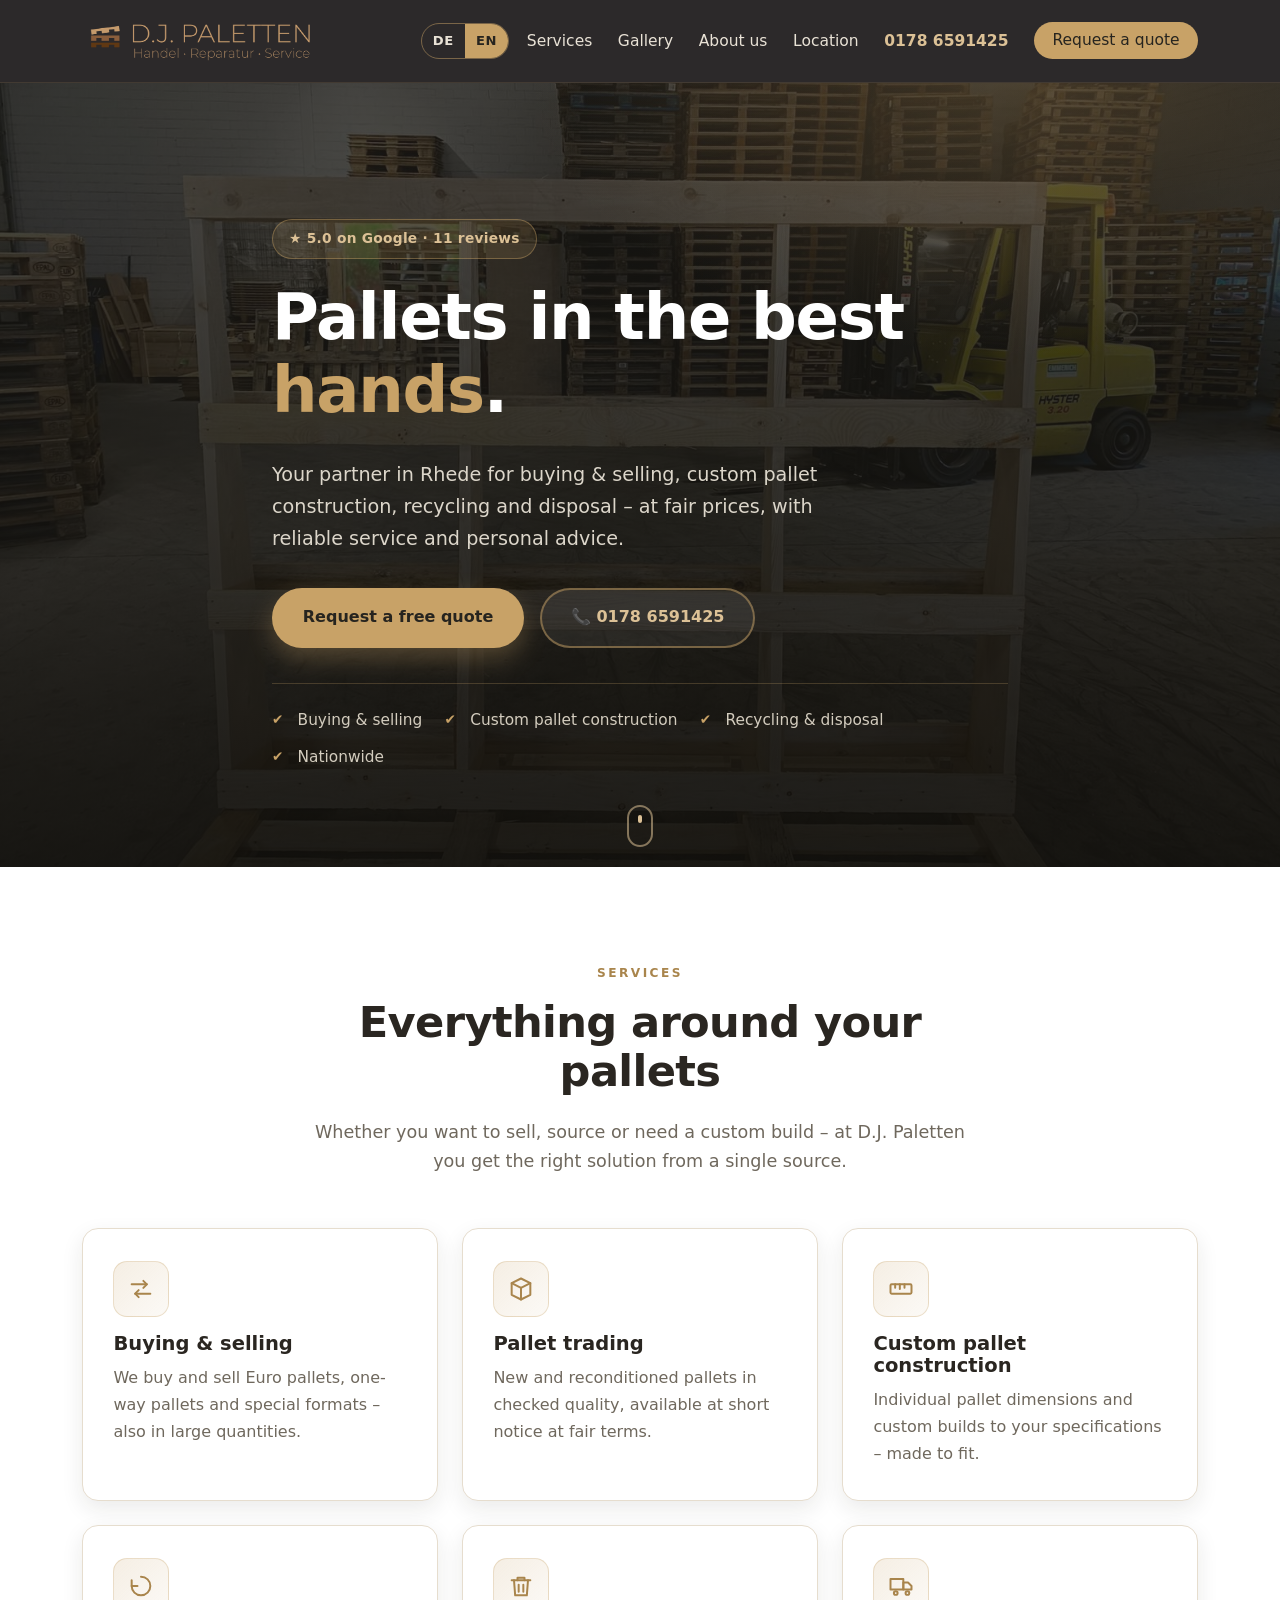
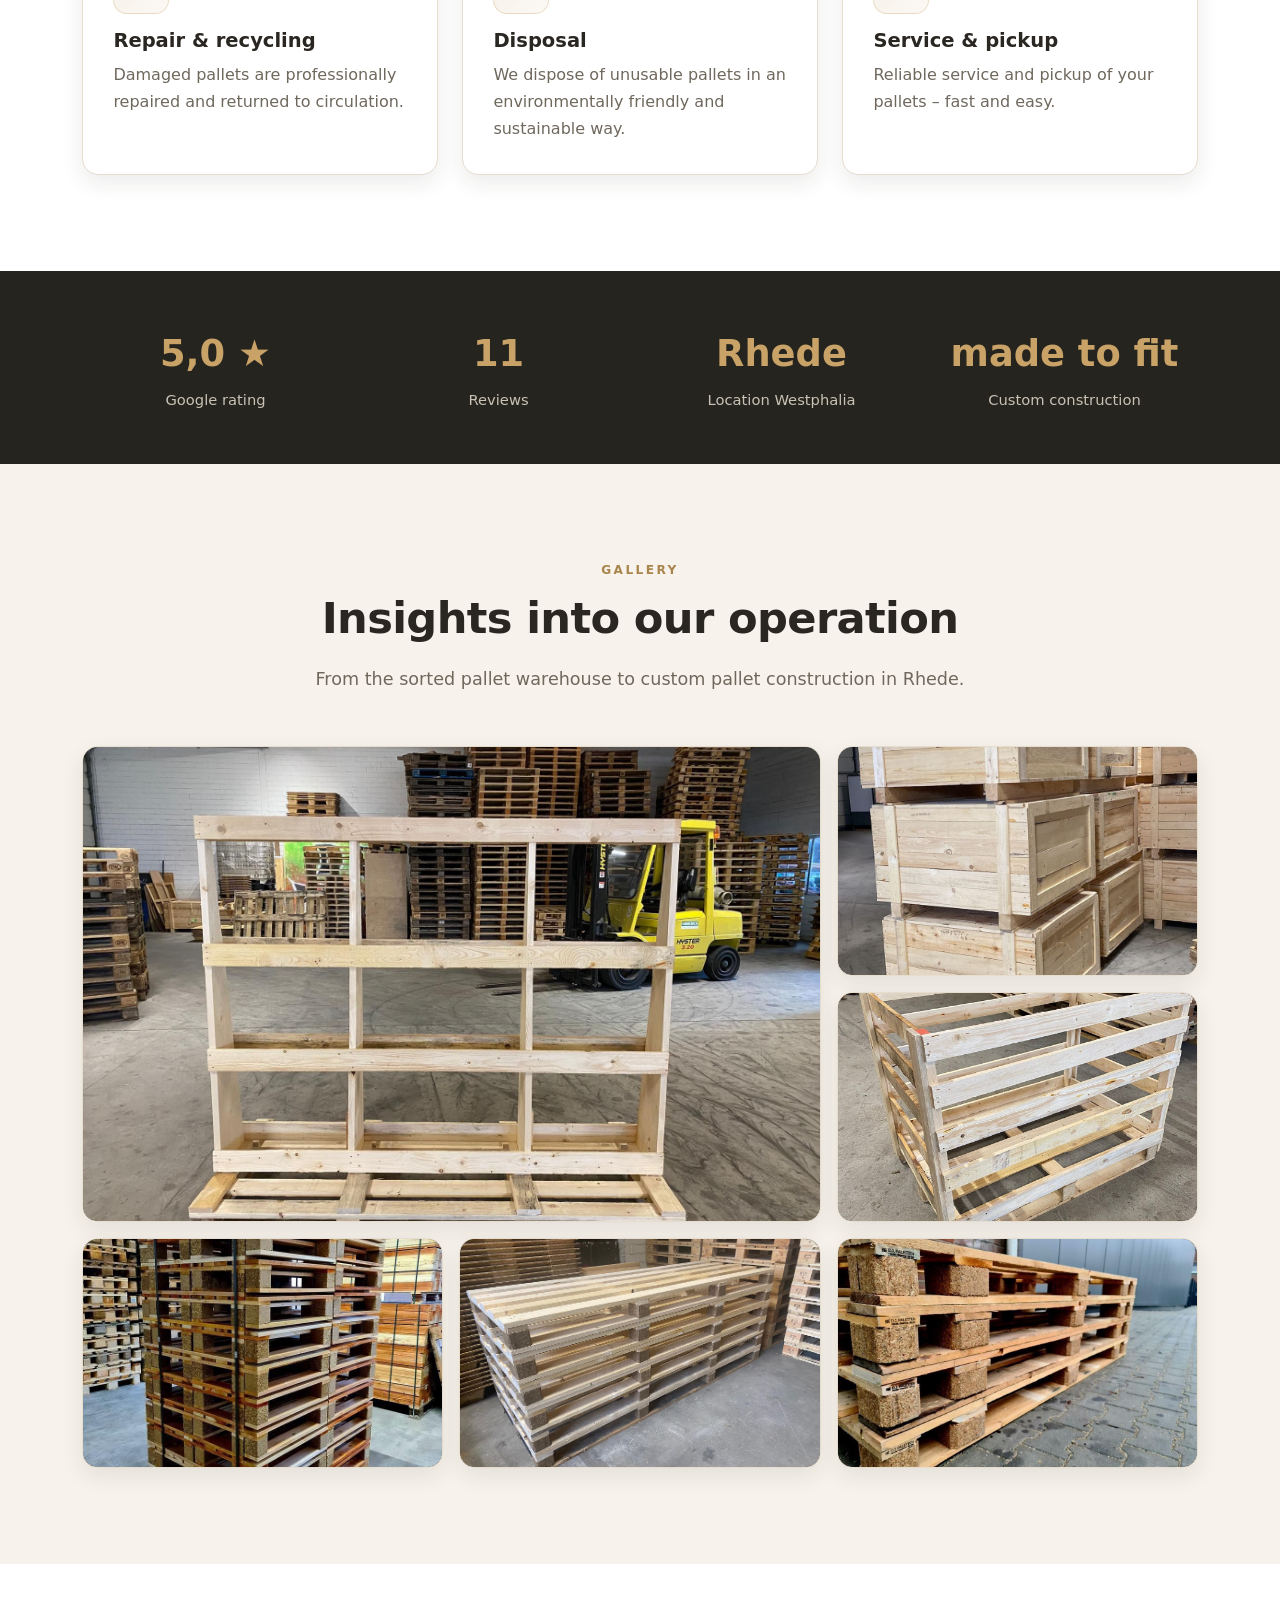
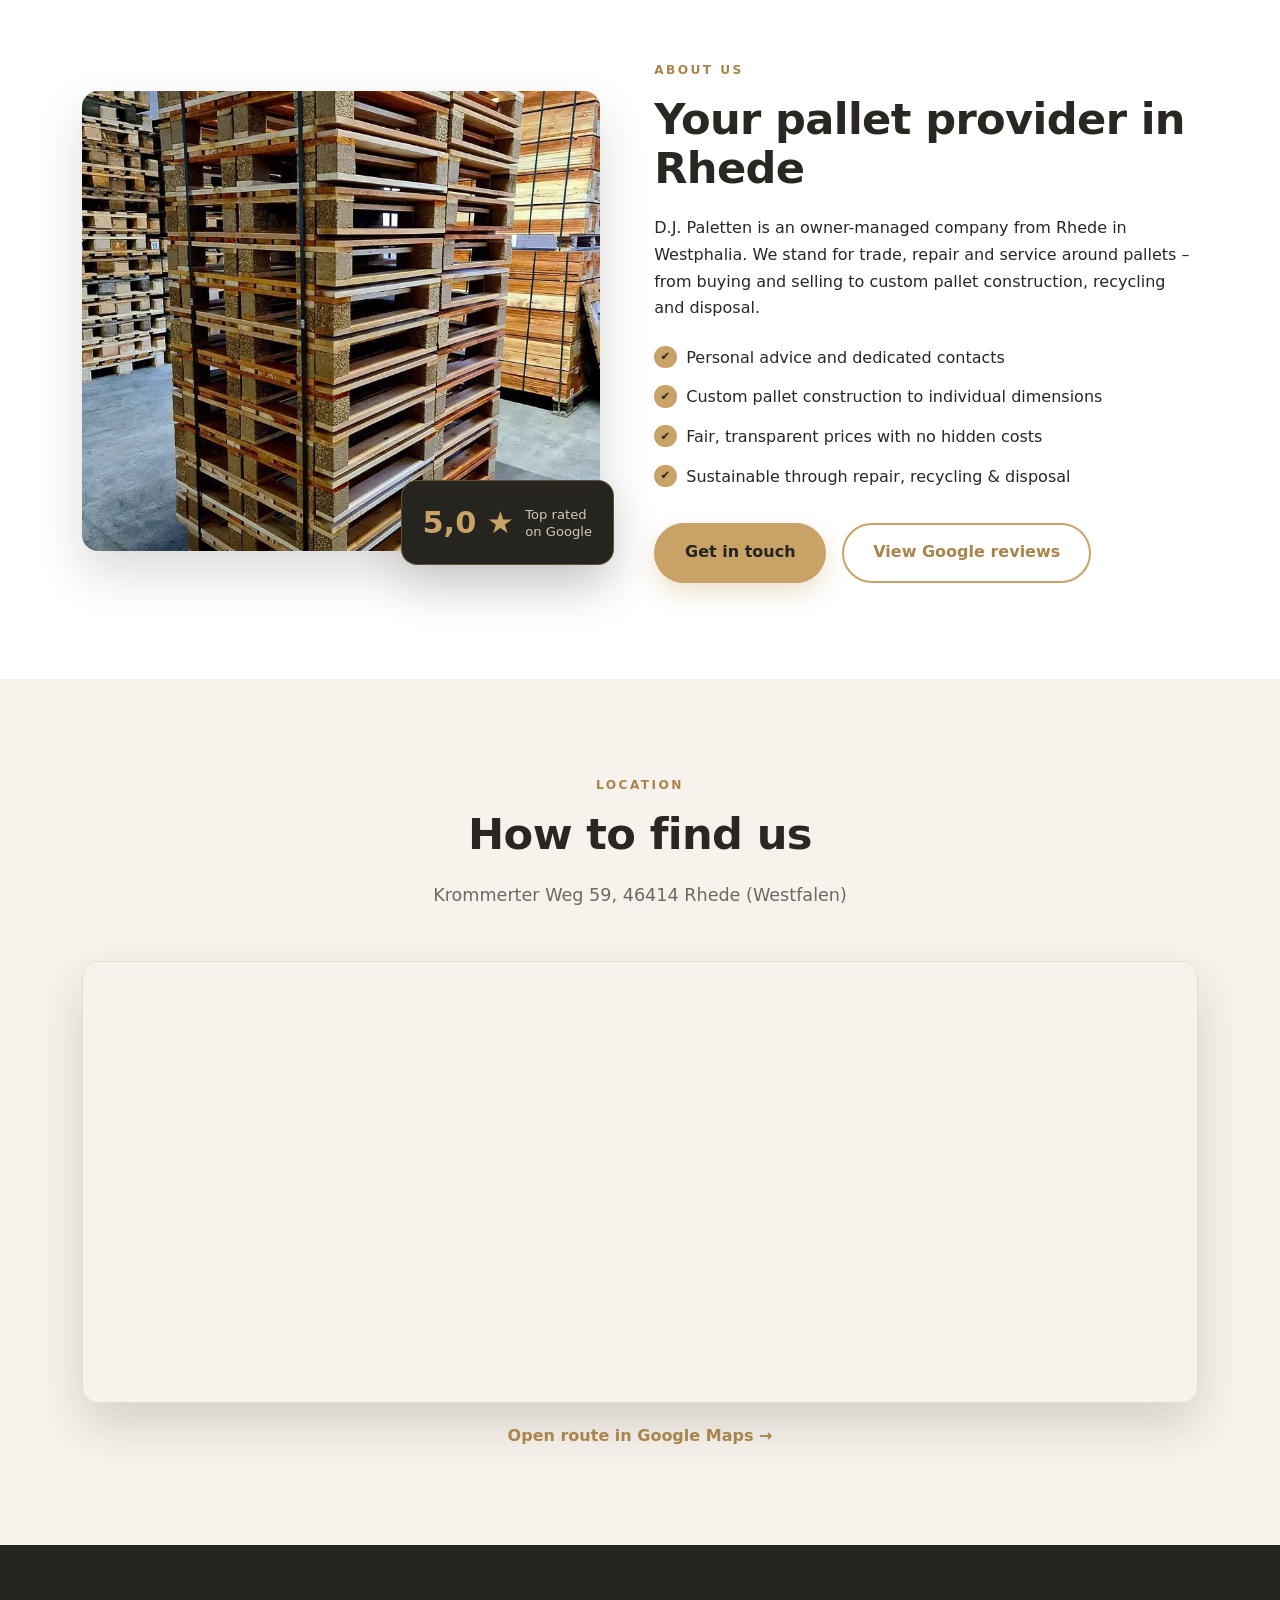
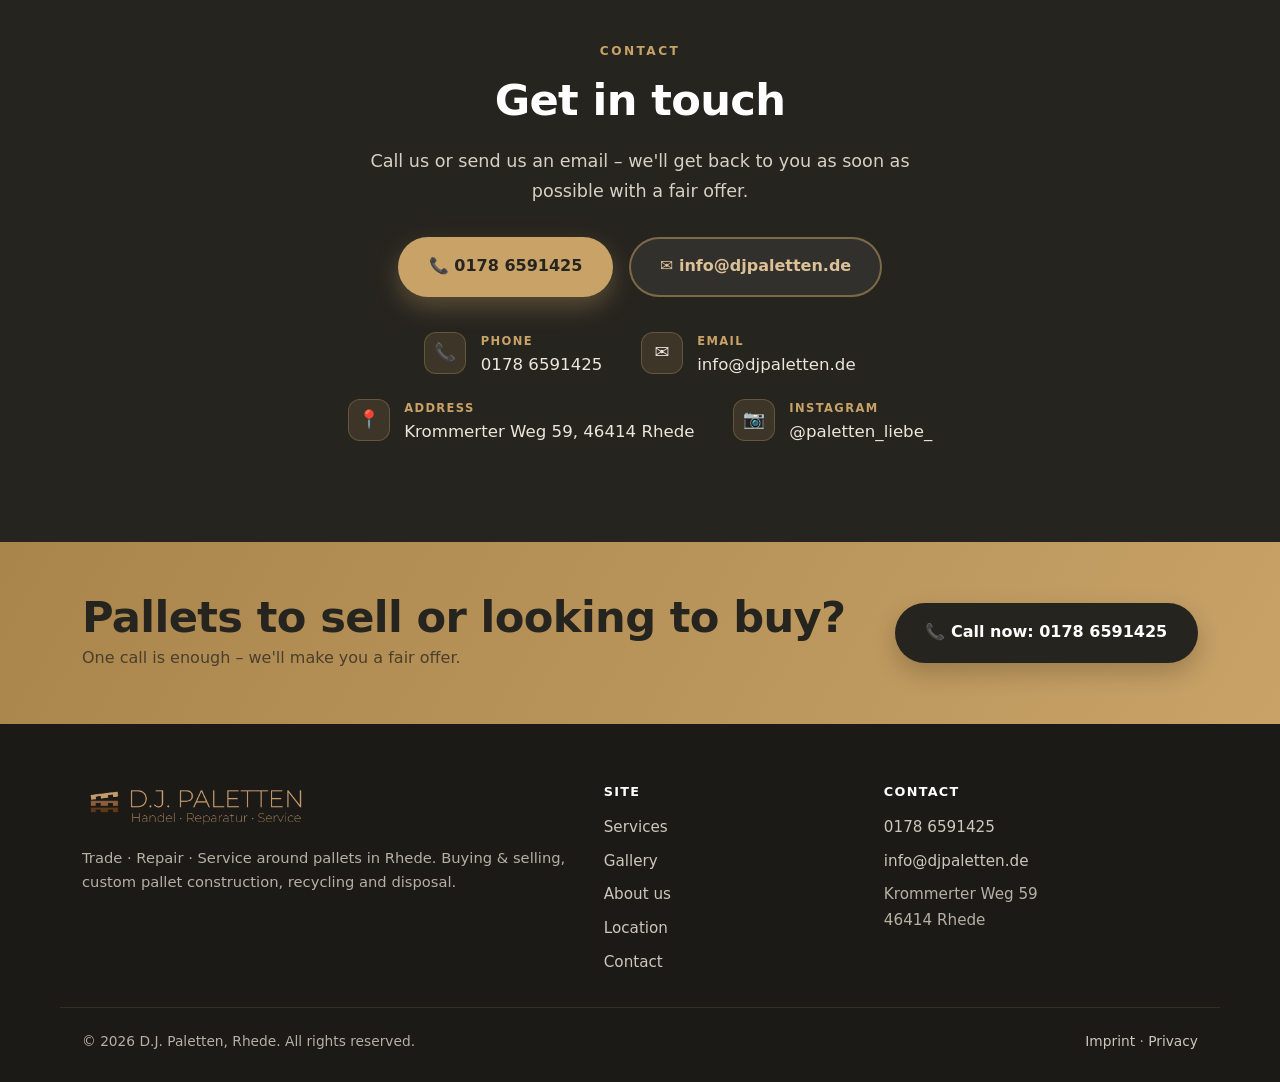
<file: index.html>
<!DOCTYPE html>
<html lang="de">
<head>
  <meta charset="UTF-8" />
  <meta name="viewport" content="width=device-width, initial-scale=1.0" />
  <meta name="description" content="D.J. Paletten in Rhede – Handel, Reparatur und Service rund um Paletten: An- & Verkauf, Sonderpalettenbau, Recycling und Entsorgung. 5,0 Sterne bei Google. Krommerter Weg 59, 46414 Rhede." />
  <meta name="theme-color" content="#26241f" />
  <meta property="og:title" content="D.J. Paletten Rhede – Handel · Reparatur · Service" />
  <meta property="og:description" content="An- & Verkauf, Sonderpalettenbau, Recycling und Entsorgung von Paletten in Rhede. 5,0 Sterne bei Google." />
  <meta property="og:type" content="website" />
  <meta property="og:image" content="assets/img/lager-europaletten.jpg" />
  <title>D.J. Paletten Rhede – Handel · Reparatur · Service</title>
  <link rel="stylesheet" href="css/style.css?v=10" />
  <link rel="icon" href="data:image/svg+xml,%3Csvg xmlns='http://www.w3.org/2000/svg' viewBox='0 0 100 100'%3E%3Crect width='100' height='100' rx='18' fill='%2326241f'/%3E%3Crect x='20' y='40' width='60' height='12' rx='2' fill='%23c8a267'/%3E%3Crect x='20' y='54' width='60' height='10' rx='2' fill='%23c8a267'/%3E%3Crect x='22' y='64' width='12' height='12' fill='%23c8a267'/%3E%3Crect x='44' y='64' width='12' height='12' fill='%23c8a267'/%3E%3Crect x='66' y='64' width='12' height='12' fill='%23c8a267'/%3E%3C/svg%3E" />

  <script type="application/ld+json">
  {
    "@context": "https://schema.org",
    "@type": "LocalBusiness",
    "name": "D.J. Paletten",
    "description": "Handel, Reparatur und Service rund um Paletten: An- & Verkauf, Sonderpalettenbau, Recycling und Entsorgung.",
    "telephone": "+491786591425",
    "email": "info@djpaletten.de",
    "url": "https://www.djpaletten.de",
    "address": {
      "@type": "PostalAddress",
      "streetAddress": "Krommerter Weg 59",
      "postalCode": "46414",
      "addressLocality": "Rhede",
      "addressRegion": "Nordrhein-Westfalen",
      "addressCountry": "DE"
    },
    "aggregateRating": { "@type": "AggregateRating", "ratingValue": "5.0", "reviewCount": "11" }
  }
  </script>
</head>
<body>
  <a href="#leistungen" class="skip-link" data-i18n="skip">Zum Inhalt springen</a>

  <!-- Header -->
  <header class="site-header" id="top">
    <div class="container header-inner">
      <a href="#top" class="logo" aria-label="D.J. Paletten Startseite">
        <img src="assets/img/logo.png?v=10" alt="D.J. Paletten" class="logo-img" />
        <span class="logo-fallback">
          <svg class="logo-mark" viewBox="0 0 64 48" role="img" aria-hidden="true" focusable="false">
            <path d="M7 13 L55 7 L55 17 L7 23 Z" fill="#c8a267" />
            <path d="M7 24 L55 24 L55 32 L7 32 Z" fill="#9a6a34" />
            <rect x="8" y="32" width="9" height="10" fill="#6e4620" />
            <rect x="27" y="32" width="9" height="10" fill="#6e4620" />
            <rect x="46" y="32" width="9" height="10" fill="#6e4620" />
          </svg>
          <span class="logo-text">
            <span class="logo-name">D.J. Paletten</span>
            <span class="logo-tag">Handel · Reparatur · Service</span>
          </span>
        </span>
      </a>

      <div class="header-right">
        <div class="lang-switch" role="group" aria-label="Sprache / Language">
          <button type="button" data-lang="de" class="active">DE</button>
          <button type="button" data-lang="en">EN</button>
        </div>
        <nav class="main-nav" aria-label="Hauptnavigation">
          <button class="nav-toggle" aria-expanded="false" aria-controls="nav-list" aria-label="Menü öffnen">
            <span></span><span></span><span></span>
          </button>
          <ul id="nav-list" class="nav-list">
            <li><a href="#leistungen" data-i18n="nav.services">Leistungen</a></li>
            <li><a href="#galerie" data-i18n="nav.gallery">Galerie</a></li>
            <li><a href="#ueber-uns" data-i18n="nav.about">Über uns</a></li>
            <li><a href="#standort" data-i18n="nav.location">Standort</a></li>
            <li><a href="tel:+491786591425" class="nav-phone">0178 6591425</a></li>
            <li><a href="#kontakt" class="nav-cta" data-i18n="nav.cta">Angebot anfragen</a></li>
          </ul>
        </nav>
      </div>
    </div>
  </header>

  <main>
    <!-- Hero -->
    <section class="hero">
      <div class="hero-bg" aria-hidden="true"></div>
      <div class="container hero-inner">
        <span class="hero-badge" data-i18n="hero.badge">★ 5,0 bei Google · 11 Rezensionen</span>
        <h1><span data-i18n="hero.h1a">Paletten in besten </span><span class="accent" data-i18n="hero.h1b">Händen</span>.</h1>
        <p class="hero-lead" data-i18n="hero.lead">
          Ihr Partner in Rhede für An- &amp; Verkauf, Sonderpalettenbau, Recycling und
          Entsorgung – zu fairen Preisen, mit zuverlässigem Service und persönlicher Beratung.
        </p>
        <div class="hero-actions">
          <a href="#kontakt" class="btn btn-primary" data-i18n="hero.btnQuote">Kostenloses Angebot anfragen</a>
          <a href="tel:+491786591425" class="btn btn-ghost">📞 0178 6591425</a>
        </div>
        <ul class="hero-usp">
          <li data-i18n="hero.usp1">An- &amp; Verkauf</li>
          <li data-i18n="hero.usp2">Sonderpalettenbau</li>
          <li data-i18n="hero.usp3">Recycling &amp; Entsorgung</li>
          <li data-i18n="hero.usp4">Deutschlandweit</li>
        </ul>
      </div>
      <a href="#leistungen" class="hero-scroll" aria-label="Nach unten scrollen"><span></span></a>
    </section>

    <!-- Leistungen -->
    <section id="leistungen" class="section">
      <div class="container">
        <header class="section-head reveal">
          <p class="eyebrow" data-i18n="services.eyebrow">Leistungen</p>
          <h2 data-i18n="services.h2">Alles rund um Ihre Paletten</h2>
          <p class="section-sub" data-i18n="services.sub">
            Ob Sie Paletten loswerden, beschaffen oder eine Sonderanfertigung benötigen –
            bei D.J. Paletten bekommen Sie die passende Lösung aus einer Hand.
          </p>
        </header>

        <div class="cards">
          <article class="card reveal">
            <span class="card-icon"><svg viewBox="0 0 24 24" aria-hidden="true"><path d="M4 8h13"/><path d="M14 5l3 3-3 3"/><path d="M20 16H7"/><path d="M10 13l-3 3 3 3"/></svg></span>
            <h3 data-i18n="card1.t">An- &amp; Verkauf</h3>
            <p data-i18n="card1.d">Wir kaufen und verkaufen Europaletten, Einwegpaletten und Sonderformate – auch in großen Mengen.</p>
          </article>
          <article class="card reveal">
            <span class="card-icon"><svg viewBox="0 0 24 24" aria-hidden="true"><path d="M12 3l8 4v10l-8 4-8-4V7z"/><path d="M4 7l8 4 8-4"/><path d="M12 11v10"/></svg></span>
            <h3 data-i18n="card2.t">Palettenhandel</h3>
            <p data-i18n="card2.d">Neue und aufgearbeitete Paletten in geprüfter Qualität, kurzfristig verfügbar zu fairen Konditionen.</p>
          </article>
          <article class="card reveal">
            <span class="card-icon"><svg viewBox="0 0 24 24" aria-hidden="true"><rect x="3" y="8" width="18" height="8" rx="1"/><path d="M7 8v3"/><path d="M11 8v4"/><path d="M15 8v3"/></svg></span>
            <h3 data-i18n="card3.t">Sonderpalettenbau</h3>
            <p data-i18n="card3.d">Individuelle Palettenmaße und Sonderanfertigungen nach Ihren Vorgaben – passgenau gefertigt.</p>
          </article>
          <article class="card reveal">
            <span class="card-icon"><svg viewBox="0 0 24 24" aria-hidden="true"><path d="M12 4a8 8 0 1 1-8 8"/><path d="M4 7v5h5"/></svg></span>
            <h3 data-i18n="card4.t">Reparatur &amp; Recycling</h3>
            <p data-i18n="card4.d">Beschädigte Paletten werden fachgerecht instand gesetzt und zurück in den Kreislauf geführt.</p>
          </article>
          <article class="card reveal">
            <span class="card-icon"><svg viewBox="0 0 24 24" aria-hidden="true"><path d="M4 7h16"/><path d="M9 7V5h6v2"/><path d="M6 7l1 13h10l1-13"/><path d="M10 11v6"/><path d="M14 11v6"/></svg></span>
            <h3 data-i18n="card5.t">Entsorgung</h3>
            <p data-i18n="card5.d">Nicht mehr verwendbare Paletten entsorgen wir umweltgerecht und nachhaltig für Sie.</p>
          </article>
          <article class="card reveal">
            <span class="card-icon"><svg viewBox="0 0 24 24" aria-hidden="true"><path d="M3 6h11v9H3z"/><path d="M14 9h4l3 3v3h-7z"/><circle cx="7.5" cy="18" r="1.6"/><circle cx="17.5" cy="18" r="1.6"/></svg></span>
            <h3 data-i18n="card6.t">Service &amp; Abholung</h3>
            <p data-i18n="card6.d">Zuverlässiger Service und Abholung Ihrer Paletten – schnell und unkompliziert.</p>
          </article>
        </div>
      </div>
    </section>

    <!-- Kennzahlen -->
    <section class="stats-band">
      <div class="container stats-inner">
        <div class="stat reveal"><strong>5,0 ★</strong><span data-i18n="stats1">Google-Bewertung</span></div>
        <div class="stat reveal"><strong>11</strong><span data-i18n="stats2">Rezensionen</span></div>
        <div class="stat reveal"><strong>Rhede</strong><span data-i18n="stats3">Standort Westfalen</span></div>
        <div class="stat reveal"><strong data-i18n="stats4v">nach Maß</strong><span data-i18n="stats4">Sonderpalettenbau</span></div>
      </div>
    </section>

    <!-- Galerie -->
    <section id="galerie" class="section section-alt">
      <div class="container">
        <header class="section-head reveal">
          <p class="eyebrow" data-i18n="gallery.eyebrow">Galerie</p>
          <h2 data-i18n="gallery.h2">Einblicke in unseren Betrieb</h2>
          <p class="section-sub" data-i18n="gallery.sub">Vom sortierten Palettenlager bis zum Sonderpalettenbau in Rhede.</p>
        </header>

        <div class="gallery reveal">
          <figure class="gallery-item wide" data-label="Lager &amp; Logistik" data-i18n-label="g1">
            <img src="assets/img/lager-europaletten.jpg" alt="Palettenlager mit Gabelstapler bei D.J. Paletten in Rhede" loading="lazy" />
          </figure>
          <figure class="gallery-item" data-label="Aufsatzkisten" data-i18n-label="g2">
            <img src="assets/img/lager-holzkisten.jpg" alt="Gestapelte Aufsatz- und Holzkisten" loading="lazy" />
          </figure>
          <figure class="gallery-item" data-label="Aufsetzrahmen" data-i18n-label="g3">
            <img src="assets/img/aufsetzrahmen.jpg" alt="Aufsetzrahmen auf einer Palette" loading="lazy" />
          </figure>
          <figure class="gallery-item" data-label="Neue Paletten" data-i18n-label="g4">
            <img src="assets/img/produktion-paletten.jpg" alt="Stapel neuer Paletten im Betrieb" loading="lazy" />
          </figure>
          <figure class="gallery-item" data-label="Sonderpaletten" data-i18n-label="g5">
            <img src="assets/img/sonderpalette.jpg" alt="Kräftige Sonderpalette aus dem Palettenbau" loading="lazy" />
          </figure>
          <figure class="gallery-item" data-label="D.J. Paletten" data-i18n-label="g6">
            <img src="assets/img/dj-paletten-detail.jpg" alt="Paletten mit D.J. Paletten Kennzeichnung" loading="lazy" />
          </figure>
        </div>
      </div>
    </section>

    <!-- Über uns -->
    <section id="ueber-uns" class="section">
      <div class="container about-inner">
        <div class="about-media reveal">
          <img src="assets/img/produktion-paletten.jpg" alt="Frisch produzierte Paletten bei D.J. Paletten" loading="lazy" />
          <div class="about-badge">
            <strong>5,0 ★</strong>
            <span data-i18n-html="about.badge">Top bewertet<br />bei Google</span>
          </div>
        </div>
        <div class="about-text reveal">
          <p class="eyebrow" data-i18n="about.eyebrow">Über uns</p>
          <h2 data-i18n="about.h2">Ihr Palettenanbieter in Rhede</h2>
          <p data-i18n="about.p">
            D.J. Paletten ist ein inhabergeführtes Unternehmen aus Rhede in Westfalen.
            Wir stehen für Handel, Reparatur und Service rund um Paletten – vom An- und
            Verkauf über den Sonderpalettenbau bis zu Recycling und Entsorgung.
          </p>
          <ul class="checklist">
            <li data-i18n="about.li1">Persönliche Beratung und feste Ansprechpartner</li>
            <li data-i18n="about.li2">Sonderpalettenbau nach individuellem Maß</li>
            <li data-i18n="about.li3">Faire, transparente Preise ohne versteckte Kosten</li>
            <li data-i18n="about.li4">Nachhaltig durch Reparatur, Recycling &amp; Entsorgung</li>
          </ul>
          <div class="about-actions">
            <a href="#kontakt" class="btn btn-primary" data-i18n="about.btnContact">Kontakt aufnehmen</a>
            <a href="https://www.google.com/maps/search/?api=1&query=D.J.+Paletten+Krommerter+Weg+59+Rhede" target="_blank" rel="noopener" class="btn btn-outline" data-i18n="about.btnReviews">Google-Bewertungen ansehen</a>
          </div>
        </div>
      </div>
    </section>

    <!-- Standort -->
    <section id="standort" class="section section-alt">
      <div class="container">
        <header class="section-head reveal">
          <p class="eyebrow" data-i18n="location.eyebrow">Standort</p>
          <h2 data-i18n="location.h2">So finden Sie uns</h2>
          <p class="section-sub">Krommerter Weg 59, 46414 Rhede (Westfalen)</p>
        </header>
        <div class="map-wrap reveal">
          <iframe
            title="Standort D.J. Paletten auf Google Maps"
            data-src="https://maps.google.com/maps?q=Krommerter%20Weg%2059%2C%2046414%20Rhede&z=15&output=embed"
            width="100%" height="440" style="border:0;" loading="lazy"
            referrerpolicy="no-referrer-when-downgrade" allowfullscreen></iframe>
        </div>
        <p class="map-link">
          <a href="https://www.google.com/maps/search/?api=1&query=Krommerter+Weg+59,+46414+Rhede" target="_blank" rel="noopener" data-i18n="location.maplink">Route in Google Maps öffnen &rarr;</a>
        </p>
      </div>
    </section>

    <!-- Kontakt -->
    <section id="kontakt" class="section section-contact">
      <div class="container contact-simple reveal">
        <p class="eyebrow" data-i18n="contact.eyebrow">Kontakt</p>
        <h2 data-i18n="contact.h2">Kontakt aufnehmen</h2>
        <p class="contact-intro" data-i18n="contact.p">Rufen Sie uns an oder schreiben Sie uns eine E-Mail – wir melden uns schnellstmöglich mit einem fairen Angebot.</p>

        <div class="contact-actions">
          <a href="tel:+491786591425" class="btn btn-primary">📞 0178 6591425</a>
          <a href="mailto:info@djpaletten.de" class="btn btn-ghost">✉️ info@djpaletten.de</a>
        </div>

        <ul class="contact-list contact-list-center">
          <li>
            <span class="contact-ico">📞</span>
            <span><span class="contact-label" data-i18n="contact.tel">Telefon</span><a href="tel:+491786591425">0178 6591425</a></span>
          </li>
          <li>
            <span class="contact-ico">✉️</span>
            <span><span class="contact-label" data-i18n="contact.email">E-Mail</span><a href="mailto:info@djpaletten.de">info@djpaletten.de</a></span>
          </li>
          <li>
            <span class="contact-ico">📍</span>
            <span><span class="contact-label" data-i18n="contact.addr">Adresse</span>Krommerter Weg 59, 46414 Rhede</span>
          </li>
          <li>
            <span class="contact-ico">📷</span>
            <span><span class="contact-label">Instagram</span><a href="https://www.instagram.com/paletten_liebe_/" target="_blank" rel="noopener">@paletten_liebe_</a></span>
          </li>
        </ul>
      </div>
    </section>

    <!-- CTA -->
    <section class="cta-band">
      <div class="container cta-inner reveal">
        <div>
          <h2 data-i18n="cta.h2">Paletten abzugeben oder gesucht?</h2>
          <p data-i18n="cta.p">Ein Anruf genügt – wir machen Ihnen ein faires Angebot.</p>
        </div>
        <a href="tel:+491786591425" class="btn btn-primary" data-i18n="cta.btn">📞 Jetzt anrufen: 0178 6591425</a>
      </div>
    </section>
  </main>

  <!-- Footer -->
  <footer class="site-footer">
    <div class="container footer-inner">
      <div class="footer-brand">
        <img src="assets/img/logo.png?v=10" alt="D.J. Paletten" class="footer-logo" />
        <p data-i18n="footer.desc">Handel · Reparatur · Service rund um Paletten in Rhede. An- &amp; Verkauf, Sonderpalettenbau, Recycling und Entsorgung.</p>
      </div>
      <nav class="footer-nav" aria-label="Footer-Navigation">
        <span class="footer-h" data-i18n="footer.site">Seite</span>
        <a href="#leistungen" data-i18n="nav.services">Leistungen</a>
        <a href="#galerie" data-i18n="nav.gallery">Galerie</a>
        <a href="#ueber-uns" data-i18n="nav.about">Über uns</a>
        <a href="#standort" data-i18n="nav.location">Standort</a>
        <a href="#kontakt" data-i18n="contact.eyebrow">Kontakt</a>
      </nav>
      <div class="footer-contact">
        <span class="footer-h" data-i18n="contact.eyebrow">Kontakt</span>
        <a href="tel:+491786591425">0178 6591425</a>
        <a href="mailto:info@djpaletten.de">info@djpaletten.de</a>
        <span>Krommerter Weg 59<br />46414 Rhede</span>
      </div>
    </div>
    <div class="container footer-legal">
      <p>&copy; <span id="year"></span> D.J. Paletten, Rhede. <span data-i18n="footer.rights">Alle Rechte vorbehalten.</span></p>
      <p><a href="impressum.html" data-i18n="footer.imprint">Impressum</a> · <a href="datenschutz.html" data-i18n="footer.privacy">Datenschutz</a></p>
    </div>
  </footer>

  <button class="to-top" id="to-top" aria-label="Nach oben scrollen">↑</button>

  <script src="js/main.js?v=10"></script>
</body>
</html>
</file>
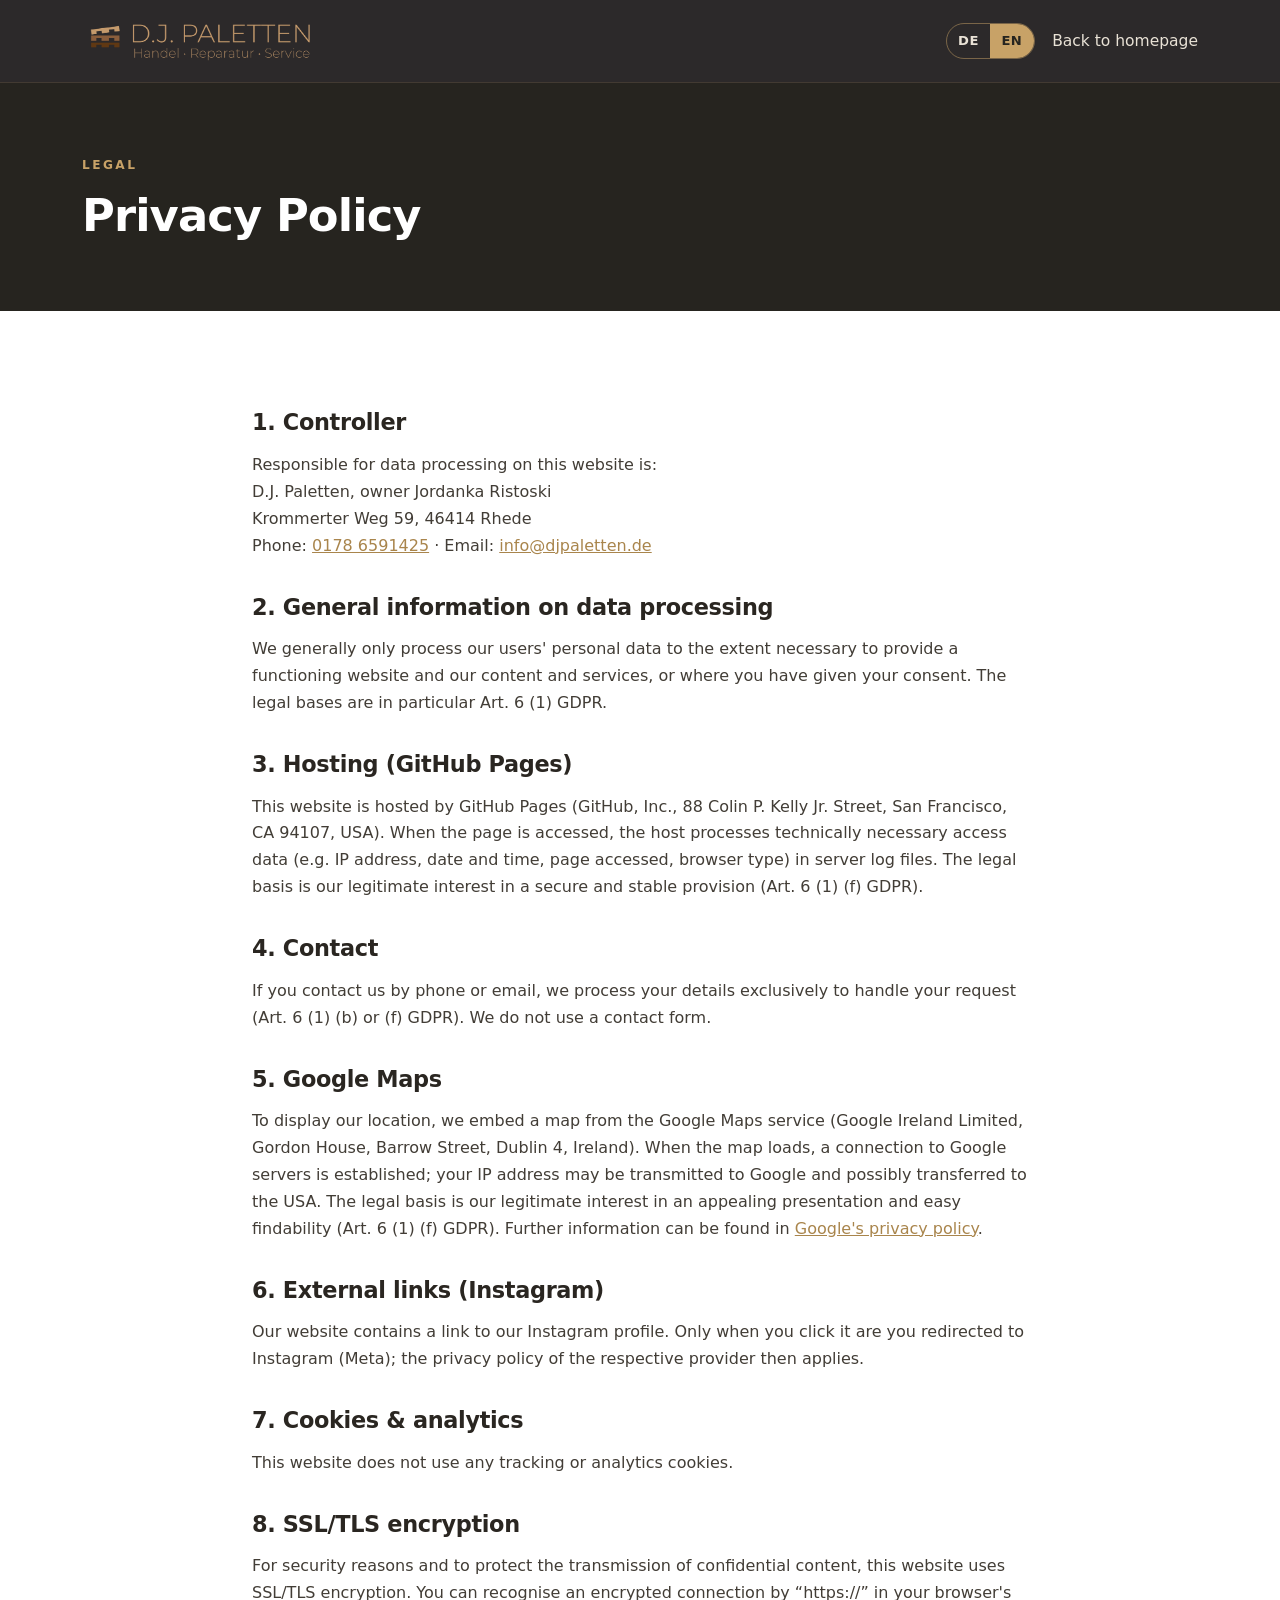
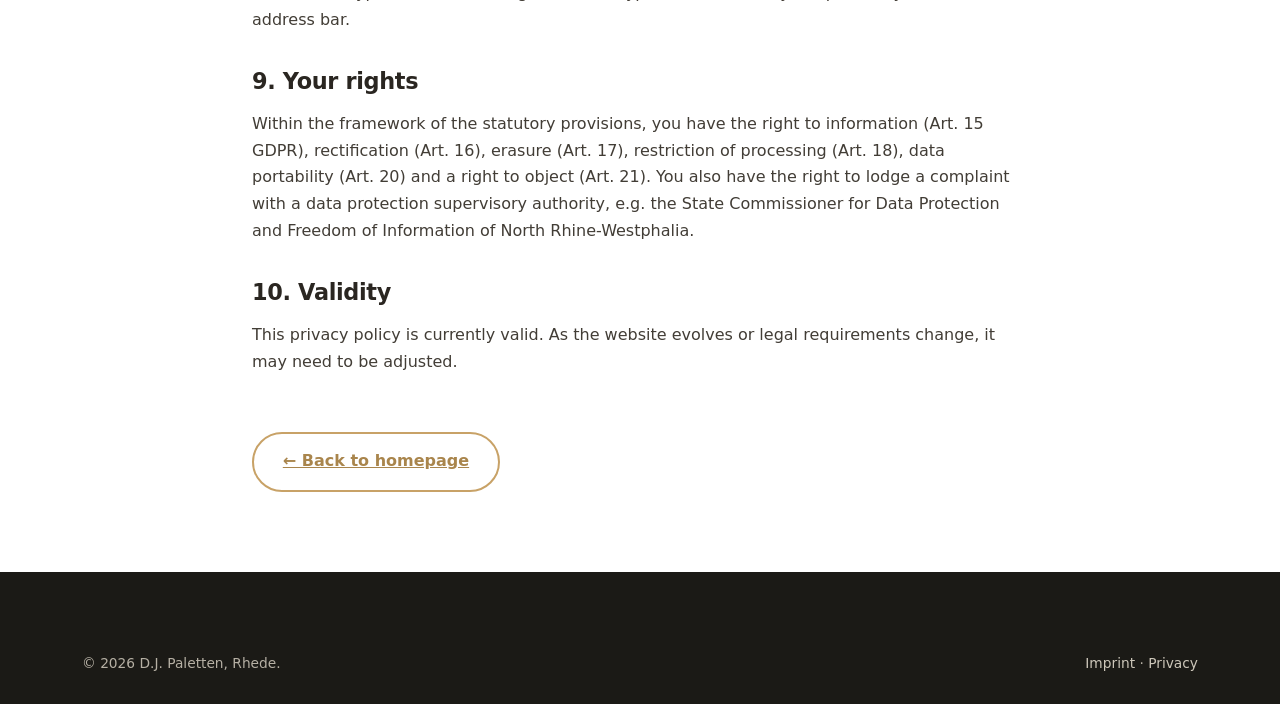
<file: datenschutz.html>
<!DOCTYPE html>
<html lang="de">
<head>
  <meta charset="UTF-8" />
  <meta name="viewport" content="width=device-width, initial-scale=1.0" />
  <meta name="robots" content="noindex" />
  <title>Datenschutzerklärung – D.J. Paletten</title>
  <link rel="stylesheet" href="css/style.css?v=10" />
  <link rel="icon" href="data:image/svg+xml,%3Csvg xmlns='http://www.w3.org/2000/svg' viewBox='0 0 100 100'%3E%3Crect width='100' height='100' rx='18' fill='%2326241f'/%3E%3Crect x='20' y='40' width='60' height='12' rx='2' fill='%23c8a267'/%3E%3Crect x='20' y='54' width='60' height='10' rx='2' fill='%23c8a267'/%3E%3Crect x='22' y='64' width='12' height='12' fill='%23c8a267'/%3E%3Crect x='44' y='64' width='12' height='12' fill='%23c8a267'/%3E%3Crect x='66' y='64' width='12' height='12' fill='%23c8a267'/%3E%3C/svg%3E" />
</head>
<body>
  <header class="site-header">
    <div class="container header-inner">
      <a href="index.html" class="logo" aria-label="Zur Startseite">
        <img src="assets/img/logo.png?v=10" alt="D.J. Paletten" class="logo-img" />
        <span class="logo-fallback">
          <svg class="logo-mark" viewBox="0 0 64 48" aria-hidden="true">
            <path d="M7 13 L55 7 L55 17 L7 23 Z" fill="#c8a267" />
            <path d="M7 24 L55 24 L55 32 L7 32 Z" fill="#9a6a34" />
            <rect x="8" y="32" width="9" height="10" fill="#6e4620" />
            <rect x="27" y="32" width="9" height="10" fill="#6e4620" />
            <rect x="46" y="32" width="9" height="10" fill="#6e4620" />
          </svg>
          <span class="logo-text">
            <span class="logo-name">D.J. Paletten</span>
            <span class="logo-tag">Handel · Reparatur · Service</span>
          </span>
        </span>
      </a>
      <div class="header-right">
        <div class="lang-switch" role="group" aria-label="Sprache / Language">
          <button type="button" data-lang="de" class="active">DE</button>
          <button type="button" data-lang="en">EN</button>
        </div>
        <nav class="main-nav"><ul class="nav-list"><li><a href="index.html" data-i18n="legal.backNav">Zurück zur Startseite</a></li></ul></nav>
      </div>
    </div>
  </header>

  <section class="legal-hero">
    <div class="container">
      <p class="eyebrow" data-i18n="legal.category">Rechtliches</p>
      <h1 data-i18n="ds.title">Datenschutzerklärung</h1>
    </div>
  </section>

  <main class="legal">
    <div class="container">
      <h2 data-i18n="ds.h1">1. Verantwortlicher</h2>
      <p data-i18n-html="ds.p1">
        Verantwortlich für die Datenverarbeitung auf dieser Website ist:<br />
        D.J. Paletten, Inhaberin Jordanka Ristoski<br />
        Krommerter Weg 59, 46414 Rhede<br />
        Telefon: <a href="tel:+491786591425">0178 6591425</a> · E-Mail: <a href="mailto:info@djpaletten.de">info@djpaletten.de</a>
      </p>

      <h2 data-i18n="ds.h2">2. Allgemeines zur Datenverarbeitung</h2>
      <p data-i18n="ds.p2">Wir verarbeiten personenbezogene Daten unserer Nutzer grundsätzlich nur, soweit dies zur Bereitstellung einer funktionsfähigen Website sowie unserer Inhalte und Leistungen erforderlich ist oder Sie eingewilligt haben. Rechtsgrundlagen sind insbesondere Art. 6 Abs. 1 DSGVO.</p>

      <h2 data-i18n="ds.h3">3. Hosting (GitHub Pages)</h2>
      <p data-i18n="ds.p3">Diese Website wird bei GitHub Pages gehostet (GitHub, Inc., 88 Colin P. Kelly Jr. Street, San Francisco, CA 94107, USA). Beim Aufruf der Seite werden durch den Hoster technisch notwendige Zugriffsdaten (z. B. IP-Adresse, Datum und Uhrzeit, aufgerufene Seite, Browsertyp) in Server-Logfiles verarbeitet. Rechtsgrundlage ist unser berechtigtes Interesse an einer sicheren und stabilen Bereitstellung (Art. 6 Abs. 1 lit. f DSGVO).</p>

      <h2 data-i18n="ds.h4">4. Kontaktaufnahme</h2>
      <p data-i18n="ds.p4">Bei Kontaktaufnahme per Telefon oder E-Mail verarbeiten wir Ihre Angaben ausschließlich zur Bearbeitung Ihres Anliegens (Art. 6 Abs. 1 lit. b bzw. lit. f DSGVO). Ein Kontaktformular setzen wir nicht ein.</p>

      <h2 data-i18n="ds.h5">5. Google Maps</h2>
      <p data-i18n-html="ds.p5">Zur Darstellung unseres Standorts binden wir eine Karte des Dienstes Google Maps ein (Google Ireland Limited, Gordon House, Barrow Street, Dublin 4, Irland). Beim Laden der Karte wird eine Verbindung zu Servern von Google hergestellt; dabei kann Ihre IP-Adresse an Google übermittelt und ggf. in die USA übertragen werden. Rechtsgrundlage ist unser berechtigtes Interesse an einer ansprechenden Darstellung und leichten Auffindbarkeit (Art. 6 Abs. 1 lit. f DSGVO). Weitere Informationen finden Sie in der <a href="https://policies.google.com/privacy" target="_blank" rel="noopener">Datenschutzerklärung von Google</a>.</p>

      <h2 data-i18n="ds.h6">6. Externe Links (Instagram)</h2>
      <p data-i18n="ds.p6">Unsere Website enthält einen Link zu unserem Instagram-Profil. Erst beim Anklicken werden Sie zu Instagram (Meta) weitergeleitet; dann gelten die Datenschutzbestimmungen des jeweiligen Anbieters.</p>

      <h2 data-i18n="ds.h7">7. Cookies &amp; Analyse</h2>
      <p data-i18n="ds.p7">Diese Website setzt keine Tracking- oder Analyse-Cookies ein.</p>

      <h2 data-i18n="ds.hssl">8. SSL-/TLS-Verschlüsselung</h2>
      <p data-i18n="ds.pssl">Diese Website nutzt aus Sicherheitsgründen und zum Schutz der Übertragung vertraulicher Inhalte eine SSL-/TLS-Verschlüsselung. Eine verschlüsselte Verbindung erkennen Sie an „https://" in der Adresszeile Ihres Browsers.</p>

      <h2 data-i18n="ds.h8">9. Ihre Rechte</h2>
      <p data-i18n="ds.p8">Sie haben im Rahmen der gesetzlichen Bestimmungen das Recht auf Auskunft (Art. 15 DSGVO), Berichtigung (Art. 16), Löschung (Art. 17), Einschränkung der Verarbeitung (Art. 18), Datenübertragbarkeit (Art. 20) sowie ein Widerspruchsrecht (Art. 21). Zudem steht Ihnen ein Beschwerderecht bei einer Datenschutz-Aufsichtsbehörde zu. Zuständig ist u. a. die/der Landesbeauftragte für Datenschutz und Informationsfreiheit Nordrhein-Westfalen.</p>

      <h2 data-i18n="ds.h9">10. Aktualität</h2>
      <p data-i18n="ds.p9">Diese Datenschutzerklärung ist aktuell gültig. Durch Weiterentwicklung der Website oder geänderte gesetzliche Vorgaben kann eine Anpassung erforderlich werden.</p>

      <a href="index.html" class="btn btn-outline back" data-i18n="legal.back">&larr; Zurück zur Startseite</a>
    </div>
  </main>

  <footer class="site-footer">
    <div class="container footer-legal" style="border:0;">
      <p>&copy; <span id="year"></span> D.J. Paletten, Rhede.</p>
      <p><a href="impressum.html" data-i18n="footer.imprint">Impressum</a> · <a href="datenschutz.html" data-i18n="footer.privacy">Datenschutz</a></p>
    </div>
  </footer>
  <script src="js/main.js?v=10"></script>
</body>
</html>
</file>
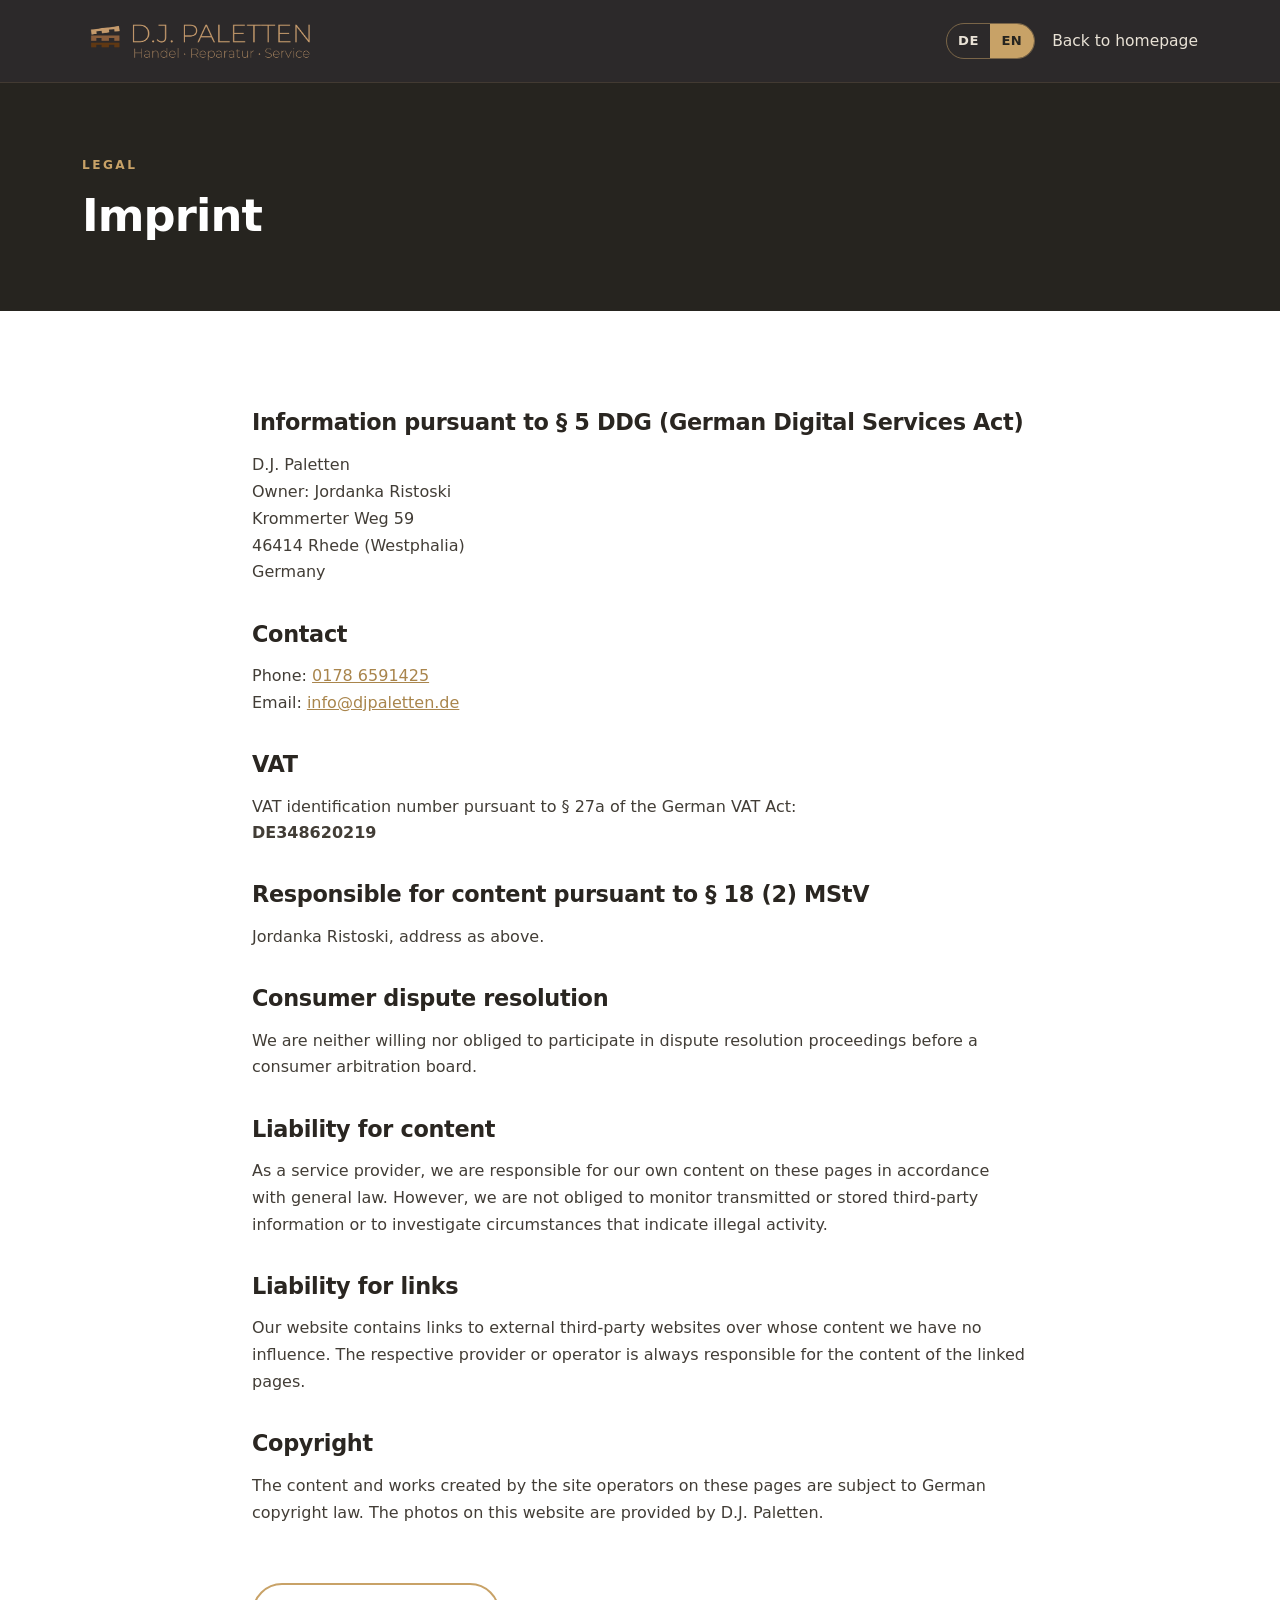
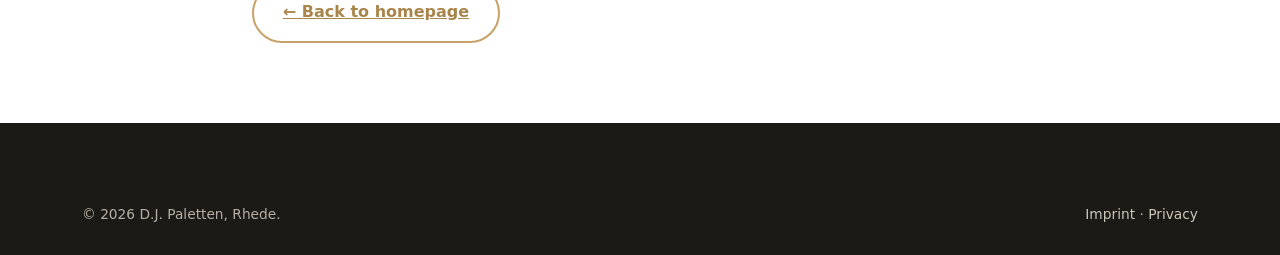
<file: impressum.html>
<!DOCTYPE html>
<html lang="de">
<head>
  <meta charset="UTF-8" />
  <meta name="viewport" content="width=device-width, initial-scale=1.0" />
  <meta name="robots" content="noindex" />
  <title>Impressum – D.J. Paletten</title>
  <link rel="stylesheet" href="css/style.css?v=10" />
  <link rel="icon" href="data:image/svg+xml,%3Csvg xmlns='http://www.w3.org/2000/svg' viewBox='0 0 100 100'%3E%3Crect width='100' height='100' rx='18' fill='%2326241f'/%3E%3Crect x='20' y='40' width='60' height='12' rx='2' fill='%23c8a267'/%3E%3Crect x='20' y='54' width='60' height='10' rx='2' fill='%23c8a267'/%3E%3Crect x='22' y='64' width='12' height='12' fill='%23c8a267'/%3E%3Crect x='44' y='64' width='12' height='12' fill='%23c8a267'/%3E%3Crect x='66' y='64' width='12' height='12' fill='%23c8a267'/%3E%3C/svg%3E" />
</head>
<body>
  <header class="site-header">
    <div class="container header-inner">
      <a href="index.html" class="logo" aria-label="Zur Startseite">
        <img src="assets/img/logo.png?v=10" alt="D.J. Paletten" class="logo-img" />
        <span class="logo-fallback">
          <svg class="logo-mark" viewBox="0 0 64 48" aria-hidden="true">
            <path d="M7 13 L55 7 L55 17 L7 23 Z" fill="#c8a267" />
            <path d="M7 24 L55 24 L55 32 L7 32 Z" fill="#9a6a34" />
            <rect x="8" y="32" width="9" height="10" fill="#6e4620" />
            <rect x="27" y="32" width="9" height="10" fill="#6e4620" />
            <rect x="46" y="32" width="9" height="10" fill="#6e4620" />
          </svg>
          <span class="logo-text">
            <span class="logo-name">D.J. Paletten</span>
            <span class="logo-tag">Handel · Reparatur · Service</span>
          </span>
        </span>
      </a>
      <div class="header-right">
        <div class="lang-switch" role="group" aria-label="Sprache / Language">
          <button type="button" data-lang="de" class="active">DE</button>
          <button type="button" data-lang="en">EN</button>
        </div>
        <nav class="main-nav"><ul class="nav-list"><li><a href="index.html" data-i18n="legal.backNav">Zurück zur Startseite</a></li></ul></nav>
      </div>
    </div>
  </header>

  <section class="legal-hero">
    <div class="container">
      <p class="eyebrow" data-i18n="legal.category">Rechtliches</p>
      <h1 data-i18n="imp.title">Impressum</h1>
    </div>
  </section>

  <main class="legal">
    <div class="container">
      <h2 data-i18n="imp.h.angaben">Angaben gemäß § 5 DDG (Digitale-Dienste-Gesetz)</h2>
      <p data-i18n-html="imp.address">
        D.J. Paletten<br />
        Inhaberin: Jordanka Ristoski<br />
        Krommerter Weg 59<br />
        46414 Rhede (Westfalen)<br />
        Deutschland
      </p>

      <h2 data-i18n="imp.h.kontakt">Kontakt</h2>
      <p data-i18n-html="imp.contact">
        Telefon: <a href="tel:+491786591425">0178 6591425</a><br />
        E-Mail: <a href="mailto:info@djpaletten.de">info@djpaletten.de</a>
      </p>

      <h2 data-i18n="imp.h.ust">Umsatzsteuer</h2>
      <p data-i18n-html="imp.ust">Umsatzsteuer-Identifikationsnummer gemäß § 27a Umsatzsteuergesetz:<br /><strong>DE348620219</strong></p>

      <h2 data-i18n="imp.h.verantwortlich">Verantwortlich für den Inhalt nach § 18 Abs. 2 MStV</h2>
      <p data-i18n="imp.verantwortlich">Jordanka Ristoski, Anschrift wie oben.</p>

      <h2 data-i18n="imp.h.streit">Verbraucherstreitbeilegung / Universalschlichtungsstelle</h2>
      <p data-i18n="imp.streit">Wir sind nicht bereit oder verpflichtet, an Streitbeilegungsverfahren vor einer Verbraucherschlichtungsstelle teilzunehmen.</p>

      <h2 data-i18n="imp.h.haftungInhalte">Haftung für Inhalte</h2>
      <p data-i18n="imp.haftungInhalte">Als Diensteanbieter sind wir für eigene Inhalte auf diesen Seiten nach den allgemeinen Gesetzen verantwortlich. Wir sind jedoch nicht verpflichtet, übermittelte oder gespeicherte fremde Informationen zu überwachen oder nach Umständen zu forschen, die auf eine rechtswidrige Tätigkeit hinweisen.</p>

      <h2 data-i18n="imp.h.haftungLinks">Haftung für Links</h2>
      <p data-i18n="imp.haftungLinks">Unser Angebot enthält Links zu externen Websites Dritter, auf deren Inhalte wir keinen Einfluss haben. Für die Inhalte der verlinkten Seiten ist stets der jeweilige Anbieter oder Betreiber verantwortlich.</p>

      <h2 data-i18n="imp.h.urheber">Urheberrecht</h2>
      <p data-i18n="imp.urheber">Die durch die Seitenbetreiber erstellten Inhalte und Werke auf diesen Seiten unterliegen dem deutschen Urheberrecht. Die Fotos auf dieser Website stammen von D.J. Paletten.</p>

      <a href="index.html" class="btn btn-outline back" data-i18n="legal.back">&larr; Zurück zur Startseite</a>
    </div>
  </main>

  <footer class="site-footer">
    <div class="container footer-legal" style="border:0;">
      <p>&copy; <span id="year"></span> D.J. Paletten, Rhede.</p>
      <p><a href="impressum.html" data-i18n="footer.imprint">Impressum</a> · <a href="datenschutz.html" data-i18n="footer.privacy">Datenschutz</a></p>
    </div>
  </footer>
  <script src="js/main.js?v=10"></script>
</body>
</html>
</file>
<file: css/style.css>
/* ============================================================
   D.J. Paletten – Stylesheet
   Markenfarben: Anthrazit, Gold/Beige, Holztöne
   ============================================================ */

:root {
  --charcoal: #26241f;
  --charcoal-2: #1b1a16;
  --charcoal-soft: #322f28;
  --gold: #c8a267;
  --gold-bright: #dcc196;
  --gold-dark: #a9854c;
  --wood: #b07a3c;
  --wood-dark: #7a5228;
  --cream: #f7f3ec;
  --cream-2: #efe8dd;
  --ink: #2a2621;
  --muted: #6f685d;
  --bg: #ffffff;
  --border: #e6ddce;
  --radius: 16px;
  --radius-sm: 10px;
  --shadow: 0 22px 48px rgba(38, 34, 26, 0.16);
  --shadow-sm: 0 8px 22px rgba(38, 34, 26, 0.09);
  --maxw: 1160px;
  --font: "Segoe UI", system-ui, -apple-system, Roboto, Helvetica, Arial, sans-serif;
}

* { box-sizing: border-box; }
html { scroll-behavior: smooth; scroll-padding-top: 90px; }

body {
  margin: 0;
  font-family: var(--font);
  color: var(--ink);
  background: var(--bg);
  line-height: 1.68;
  -webkit-font-smoothing: antialiased;
  overflow-x: hidden;
}

img { max-width: 100%; display: block; }
a { color: var(--gold-dark); text-decoration: none; }
a:hover { color: var(--wood-dark); }

h1, h2, h3 { line-height: 1.14; margin: 0 0 .5em; }
h1 { font-size: clamp(2.4rem, 5.6vw, 4rem); font-weight: 700; letter-spacing: -0.02em; }
h2 { font-size: clamp(1.8rem, 3.6vw, 2.7rem); font-weight: 700; letter-spacing: -0.015em; }
h3 { font-weight: 600; }

.container { width: 100%; max-width: var(--maxw); margin: 0 auto; padding: 0 22px; }

.skip-link {
  position: absolute; left: -999px; top: 0; z-index: 100;
  background: var(--gold); color: var(--charcoal); padding: .7rem 1.2rem; border-radius: 0 0 8px 0; font-weight: 600;
}
.skip-link:focus { left: 0; }

.eyebrow {
  text-transform: uppercase; letter-spacing: .2em;
  font-size: .76rem; font-weight: 700; color: var(--gold-dark); margin: 0 0 .9rem;
}

/* ---------- Reveal-Animation ---------- */
.reveal { opacity: 0; transform: translateY(26px); transition: opacity .7s ease, transform .7s ease; }
.reveal.in { opacity: 1; transform: none; }

/* ---------- Buttons ---------- */
.btn {
  display: inline-flex; align-items: center; justify-content: center; gap: .5rem;
  padding: .92rem 1.8rem; border-radius: 999px; font-weight: 600; font-size: 1rem;
  cursor: pointer; border: 2px solid transparent; text-align: center;
  transition: transform .15s ease, background .2s ease, box-shadow .2s ease, color .2s ease, border-color .2s ease;
}
.btn:active { transform: translateY(1px); }
.btn-primary { background: var(--gold); color: var(--charcoal); box-shadow: 0 10px 24px rgba(200,162,103,.32); }
.btn-primary:hover { background: var(--gold-bright); color: var(--charcoal); transform: translateY(-2px); box-shadow: 0 14px 30px rgba(200,162,103,.4); }
.btn-ghost { background: rgba(255,255,255,.06); color: var(--gold-bright); border-color: rgba(200, 162, 103, 0.5); }
.btn-ghost:hover { background: var(--gold); color: var(--charcoal); border-color: var(--gold); }
.btn-outline { background: transparent; color: var(--gold-dark); border-color: var(--gold); }
.btn-outline:hover { background: var(--gold); color: var(--charcoal); }
.btn-block { width: 100%; }

/* ---------- Header ---------- */
.site-header {
  position: sticky; top: 0; z-index: 50;
  background: #2c292a; /* exakt die Hintergrundfarbe des Logos – kein sichtbarer Kasten */
  border-bottom: 1px solid rgba(200, 162, 103, 0.14);
  transition: box-shadow .3s ease;
}
.site-header.scrolled { background: #2c292a; box-shadow: 0 8px 30px rgba(0,0,0,.28); }
.header-inner { display: flex; align-items: center; justify-content: space-between; height: 82px; }

.logo { display: flex; align-items: center; gap: .7rem; color: #fff; }
.logo:hover { color: #fff; }
.logo-img { height: 52px; width: auto; display: none; }
.logo-fallback { display: flex; align-items: center; gap: .7rem; }
.logo-mark { width: 48px; height: 38px; flex: none; }
.logo-text { display: flex; flex-direction: column; line-height: 1.15; }
.logo-name { font-size: 1.3rem; font-weight: 400; color: var(--gold); letter-spacing: .2em; text-transform: uppercase; white-space: nowrap; }
.logo-tag { font-size: .64rem; letter-spacing: .16em; text-transform: uppercase; color: rgba(220, 193, 150, 0.72); margin-top: 2px; white-space: nowrap; }

.nav-list { display: flex; align-items: center; gap: 1.6rem; list-style: none; margin: 0; padding: 0; }
.nav-list a { color: #e9e2d6; font-weight: 500; font-size: .97rem; }
.nav-list a:hover { color: var(--gold); }
.nav-phone { color: var(--gold-bright) !important; font-weight: 600 !important; }
.nav-cta { background: var(--gold); color: var(--charcoal) !important; padding: .58rem 1.15rem; border-radius: 999px; font-weight: 600; }
.nav-cta:hover { background: var(--gold-bright); }
.nav-toggle { display: none; }

.header-right { display: flex; align-items: center; gap: 1.1rem; }
.lang-switch { display: flex; flex: none; border: 1px solid rgba(200, 162, 103, 0.5); border-radius: 999px; overflow: hidden; }
.lang-switch button {
  background: transparent; color: #e9e2d6; border: none; cursor: pointer;
  padding: .38rem .7rem; font: inherit; font-size: .82rem; font-weight: 700; letter-spacing: .04em;
  transition: background .2s ease, color .2s ease;
}
.lang-switch button.active { background: var(--gold); color: var(--charcoal); }
.lang-switch button:not(.active):hover { color: var(--gold); }

/* ---------- Hero ---------- */
.hero { position: relative; color: #fff; overflow: hidden; padding: clamp(4.5rem, 11vw, 8.5rem) 0 clamp(4rem, 8vw, 6rem); }
.hero-bg {
  position: absolute; inset: 0; z-index: 0;
  background:
    radial-gradient(820px 460px at 80% 0%, rgba(200, 162, 103, 0.24), transparent 60%),
    linear-gradient(180deg, rgba(27, 26, 22, 0.78) 0%, rgba(16, 15, 12, 0.95) 100%),
    url("../assets/img/lager-europaletten.jpg") center/cover no-repeat,
    var(--charcoal);
  transform: scale(1.02);
}
.hero-inner { position: relative; z-index: 1; max-width: 780px; }
.hero-badge {
  display: inline-block; margin-bottom: 1.4rem; padding: .45rem 1rem; border-radius: 999px;
  background: rgba(200, 162, 103, 0.14); border: 1px solid rgba(200, 162, 103, 0.4);
  color: var(--gold-bright); font-weight: 600; font-size: .86rem; letter-spacing: .02em;
}
.hero h1 { color: #fff; }
.hero h1 .accent { color: var(--gold); }
.hero-lead { font-size: 1.2rem; color: #dcd6ca; max-width: 48ch; margin-top: 1.2rem; }
.hero-actions { display: flex; flex-wrap: wrap; gap: 1rem; margin: 2rem 0 2.2rem; }
.hero-usp {
  display: flex; flex-wrap: wrap; gap: .7rem 1.4rem; list-style: none; margin: 0; padding: 1.5rem 0 0;
  border-top: 1px solid rgba(200, 162, 103, 0.25);
}
.hero-usp li { position: relative; padding-left: 1.6rem; color: #d3ccbe; font-weight: 500; font-size: .96rem; }
.hero-usp li::before { content: "✔"; position: absolute; left: 0; color: var(--gold); font-size: .85rem; }

.hero-scroll { position: absolute; left: 50%; bottom: 20px; transform: translateX(-50%); z-index: 1; width: 26px; height: 42px; border: 2px solid rgba(220,193,150,.55); border-radius: 14px; }
.hero-scroll span { position: absolute; left: 50%; top: 8px; width: 4px; height: 8px; background: var(--gold-bright); border-radius: 2px; transform: translateX(-50%); animation: scrolldot 1.6s ease-in-out infinite; }
@keyframes scrolldot { 0%,100% { opacity: 0; top: 8px; } 50% { opacity: 1; top: 20px; } }

/* ---------- Sections ---------- */
.section { padding: clamp(3.8rem, 7.5vw, 6.5rem) 0; }
.section-alt { background: var(--cream); }
.section-head { text-align: center; max-width: 680px; margin: 0 auto 3.2rem; }
.section-sub { color: var(--muted); font-size: 1.1rem; }

/* ---------- Cards ---------- */
.cards { display: grid; grid-template-columns: repeat(3, 1fr); gap: 1.5rem; }
.card {
  background: #fff; border: 1px solid var(--border); border-radius: var(--radius);
  padding: 2rem 1.9rem; box-shadow: var(--shadow-sm); position: relative; overflow: hidden;
  transition: transform .2s ease, box-shadow .2s ease, border-color .2s ease;
}
.card::before { content: ""; position: absolute; left: 0; top: 0; bottom: 0; width: 4px; background: var(--gold); transform: scaleY(0); transform-origin: top; transition: transform .22s ease; }
.card:hover { transform: translateY(-6px); box-shadow: var(--shadow); border-color: var(--gold); }
.card:hover::before { transform: scaleY(1); }
.card-icon {
  display: inline-grid; place-items: center; width: 56px; height: 56px; margin-bottom: 1rem;
  border-radius: 14px;
  background: linear-gradient(135deg, rgba(200,162,103,.18), rgba(200,162,103,.06));
  border: 1px solid rgba(200,162,103,.3);
}
.card-icon svg { width: 28px; height: 28px; stroke: var(--gold-dark); fill: none; stroke-width: 1.7; stroke-linecap: round; stroke-linejoin: round; }
.card:hover .card-icon svg { stroke: var(--gold); }
.card h3 { font-size: 1.22rem; color: var(--ink); }
.card p { color: var(--muted); margin: 0; }

/* ---------- Kennzahlen ---------- */
.stats-band { background: var(--charcoal); color: #fff; }
.stats-inner { display: grid; grid-template-columns: repeat(4, 1fr); gap: 1rem; padding: clamp(2.4rem, 4vw, 3.2rem) 22px; text-align: center; }
.stats-band .stat { display: flex; flex-direction: column; gap: .2rem; }
.stats-band .stat strong { font-size: clamp(1.7rem, 3vw, 2.3rem); color: var(--gold); font-weight: 700; }
.stats-band .stat span { color: #c9c2b5; font-size: .92rem; }

/* ---------- Galerie ---------- */
.gallery { display: grid; grid-template-columns: repeat(3, 1fr); grid-auto-rows: 230px; gap: 1rem; }
.gallery-item {
  margin: 0; border-radius: var(--radius); overflow: hidden; position: relative;
  background: linear-gradient(135deg, #322e27 0%, #453d31 100%);
  border: 1px solid var(--border); box-shadow: var(--shadow-sm);
}
.gallery-item.wide { grid-column: span 2; grid-row: span 2; }
.gallery-item img { width: 100%; height: 100%; object-fit: cover; display: block; transition: transform .5s ease; }
.gallery-item:hover img { transform: scale(1.06); }
.gallery-item::after {
  content: attr(data-label); position: absolute; left: 0; right: 0; bottom: 0;
  padding: 1.4rem 1.1rem .9rem; color: #fff; font-weight: 600; font-size: .98rem;
  background: linear-gradient(0deg, rgba(20,19,16,.82), transparent);
  opacity: 0; transform: translateY(8px); transition: opacity .25s ease, transform .25s ease;
}
.gallery-item:hover::after { opacity: 1; transform: none; }
.gallery-item.img-missing::before {
  content: "Foto folgt"; position: absolute; inset: 0; display: grid; place-items: center;
  color: rgba(200, 162, 103, .85); font-size: .82rem; letter-spacing: .14em; text-transform: uppercase;
}

/* ---------- Über uns ---------- */
.about-inner { display: grid; grid-template-columns: 1fr 1.05fr; gap: 3.4rem; align-items: center; }
.about-media { position: relative; }
.about-media img { width: 100%; height: 100%; max-height: 460px; object-fit: cover; border-radius: var(--radius); box-shadow: var(--shadow); }
.about-badge {
  position: absolute; right: -14px; bottom: -14px; background: var(--charcoal); color: #fff;
  border-radius: var(--radius); padding: 1rem 1.3rem; display: flex; align-items: center; gap: .7rem;
  box-shadow: var(--shadow); border: 1px solid rgba(200,162,103,.35);
}
.about-badge strong { font-size: 1.9rem; color: var(--gold); font-weight: 700; }
.about-badge span { font-size: .82rem; color: #cfc8bb; line-height: 1.3; }
.checklist { list-style: none; margin: 1.4rem 0 2rem; padding: 0; }
.checklist li { position: relative; padding-left: 2rem; margin-bottom: .8rem; color: var(--ink); }
.checklist li::before { content: "✔"; position: absolute; left: 0; top: 1px; color: var(--charcoal); background: var(--gold); width: 1.4rem; height: 1.4rem; border-radius: 50%; display: grid; place-items: center; font-size: .72rem; font-weight: 700; }
.about-actions { display: flex; flex-wrap: wrap; gap: 1rem; }

/* ---------- Standort ---------- */
.map-wrap { border-radius: var(--radius); overflow: hidden; box-shadow: var(--shadow); border: 1px solid var(--border); line-height: 0; }
.map-wrap iframe { display: block; width: 100%; }
.map-link { text-align: center; margin: 1.2rem 0 0; font-weight: 600; }

/* ---------- Kontakt ---------- */
.section-contact { background: var(--charcoal); color: #ece6da; }
.section-contact .eyebrow { color: var(--gold); }
.section-contact h2 { color: #fff; }
.contact-inner { display: grid; grid-template-columns: .85fr 1fr; gap: 2.6rem; align-items: start; max-width: 1000px; margin-inline: auto; }
.contact-list { list-style: none; margin: 1.6rem 0 0; padding: 0; }
.contact-list li { display: flex; align-items: flex-start; gap: .9rem; margin-bottom: 1.1rem; }
.contact-ico { flex: none; width: 42px; height: 42px; display: grid; place-items: center; border-radius: 12px; background: rgba(200,162,103,.14); border: 1px solid rgba(200,162,103,.3); font-size: 1.1rem; }
.contact-list li > span:last-child { display: flex; flex-direction: column; }
.contact-label { font-size: .72rem; text-transform: uppercase; letter-spacing: .12em; color: var(--gold); font-weight: 700; }
.contact-list a, .contact-list li > span:last-child { color: #ece6da; font-size: 1.04rem; }
.contact-list a:hover { color: var(--gold-bright); }

.contact-form { background: var(--cream); border-radius: var(--radius); padding: 1.9rem; box-shadow: var(--shadow); }
.field { margin-bottom: .9rem; display: flex; flex-direction: column; }
.field-row { display: grid; grid-template-columns: 1fr 1fr; gap: .9rem; }
.field label { font-weight: 600; font-size: .86rem; margin-bottom: .32rem; color: var(--ink); }
.field input, .field select, .field textarea {
  font: inherit; font-size: .96rem; padding: .7rem .9rem; color: var(--ink);
  border: 1px solid var(--border); border-radius: var(--radius-sm); background: #fff;
  transition: border-color .15s ease, box-shadow .15s ease;
}
.field input:focus, .field select:focus, .field textarea:focus { outline: none; border-color: var(--gold); box-shadow: 0 0 0 3px rgba(200, 162, 103, 0.25); }
.field textarea { resize: vertical; }
.form-note { font-size: .82rem; color: var(--muted); margin: .8rem 0 0; }
.form-note a { color: var(--gold-dark); text-decoration: underline; }
.form-status { margin: .7rem 0 0; font-weight: 600; padding: .6rem .8rem; border-radius: 8px; display: none; }
.form-status.show { display: block; }
.form-status.ok { color: #2f6b3f; background: #e7f3ea; }
.form-status.err { color: #9c2f24; background: #fbe9e6; }

/* ---------- Kontakt ohne Formular ---------- */
.contact-simple { max-width: 760px; margin-inline: auto; text-align: center; }
.contact-intro { color: #d7d0c4; font-size: 1.1rem; max-width: 54ch; margin: 0 auto; }
.contact-actions { display: flex; flex-wrap: wrap; gap: 1rem; justify-content: center; margin: 1.9rem 0 2.2rem; }
.contact-list-center { display: flex; flex-wrap: wrap; justify-content: center; gap: 1.2rem 2.4rem; margin: 0; }
.contact-list-center li { margin: 0; text-align: left; }

/* ---------- CTA-Band ---------- */
.cta-band { background: linear-gradient(120deg, var(--gold-dark), var(--gold)); color: var(--charcoal); }
.cta-inner { display: flex; align-items: center; justify-content: space-between; gap: 1.6rem; padding: clamp(2.4rem, 4vw, 3.2rem) 22px; flex-wrap: wrap; }
.cta-band h2 { color: var(--charcoal); margin-bottom: .2rem; }
.cta-band p { margin: 0; color: #4a3f2c; font-weight: 500; }
.cta-band .btn-primary { background: var(--charcoal); color: #fff; box-shadow: 0 10px 24px rgba(0,0,0,.2); }
.cta-band .btn-primary:hover { background: var(--charcoal-2); color: #fff; }

/* ---------- Footer ---------- */
.site-footer { background: var(--charcoal-2); color: #b6b0a4; padding: 3.6rem 0 1.8rem; }
.footer-inner { display: grid; grid-template-columns: 2fr 1fr 1.3fr; gap: 2.4rem; align-items: start; padding-bottom: 2rem; border-bottom: 1px solid rgba(200, 162, 103, 0.15); }
.footer-brand { display: flex; flex-direction: column; gap: .9rem; align-items: flex-start; }
.footer-logo { height: 50px; width: auto; }
.footer-brand p { margin: 0; font-size: .92rem; }
.footer-h { display: block; color: #fff; font-weight: 600; font-size: .8rem; letter-spacing: .1em; text-transform: uppercase; margin-bottom: .3rem; }
.footer-nav, .footer-contact { display: flex; flex-direction: column; gap: .5rem; font-size: .95rem; }
.footer-nav a, .footer-contact a { color: #cdc7ba; }
.footer-nav a:hover, .footer-contact a:hover, .footer-legal a:hover { color: var(--gold); }
.footer-legal { display: flex; justify-content: space-between; flex-wrap: wrap; gap: .5rem; padding-top: 1.4rem; font-size: .86rem; }
.footer-legal p { margin: 0; }
.footer-legal a { color: #cdc7ba; }

/* ---------- Back to top ---------- */
.to-top {
  position: fixed; right: 20px; bottom: 20px; z-index: 60; width: 48px; height: 48px; border: none;
  border-radius: 50%; background: var(--gold); color: var(--charcoal); font-size: 1.3rem; font-weight: 700;
  cursor: pointer; box-shadow: var(--shadow); opacity: 0; visibility: hidden; transform: translateY(12px);
  transition: opacity .25s ease, transform .25s ease, background .2s ease;
}
.to-top.show { opacity: 1; visibility: visible; transform: none; }
.to-top:hover { background: var(--gold-bright); }

/* ---------- Legal-Seiten ---------- */
.legal-hero { background: var(--charcoal); color: #fff; padding: clamp(3rem, 6vw, 4.5rem) 0 clamp(2rem, 4vw, 3rem); }
.legal-hero h1 { font-size: clamp(2rem, 4vw, 2.8rem); }
.legal-hero .eyebrow { color: var(--gold); }
.legal { padding: clamp(2.5rem, 5vw, 4rem) 0 5rem; }
.legal .container { max-width: 820px; }
.legal h2 { font-size: 1.4rem; margin-top: 2.2rem; }
.legal h3 { font-size: 1.1rem; margin-top: 1.6rem; }
.legal p, .legal li { color: #423d36; }
.legal a { color: var(--gold-dark); text-decoration: underline; }
.legal .back { display: inline-block; margin-top: 2.5rem; }
.legal .note { background: var(--cream); border-left: 4px solid var(--gold); padding: 1rem 1.2rem; border-radius: 8px; font-size: .95rem; }

/* ---------- Responsive ---------- */
@media (max-width: 900px) {
  .hero-scroll { display: none; } /* Scroll-Indikator auf kleineren Screens ausblenden (überlappte Inhalte) */
  .cards { grid-template-columns: repeat(2, 1fr); }
  .stats-inner { grid-template-columns: repeat(2, 1fr); gap: 1.6rem; }
  .gallery { grid-template-columns: repeat(2, 1fr); grid-auto-rows: 200px; }
  .gallery-item.wide { grid-column: span 2; grid-row: span 1; }
  .about-inner { grid-template-columns: 1fr; gap: 2.4rem; }
  .about-media { max-width: 520px; }
  .contact-inner { grid-template-columns: 1fr; }
  .footer-inner { grid-template-columns: 1fr; gap: 1.6rem; }
  .cta-inner { flex-direction: column; text-align: center; align-items: center; }
}

@media (max-width: 640px) {
  .nav-toggle { display: flex; flex-direction: column; justify-content: center; gap: 5px; width: 44px; height: 44px; background: none; border: none; cursor: pointer; }
  .nav-toggle span { display: block; width: 24px; height: 2px; background: var(--gold); border-radius: 2px; transition: .2s; }
  .nav-toggle[aria-expanded="true"] span:nth-child(1) { transform: translateY(7px) rotate(45deg); }
  .nav-toggle[aria-expanded="true"] span:nth-child(2) { opacity: 0; }
  .nav-toggle[aria-expanded="true"] span:nth-child(3) { transform: translateY(-7px) rotate(-45deg); }
  .nav-list { position: absolute; top: 82px; left: 0; right: 0; flex-direction: column; align-items: stretch; gap: 0; background: var(--charcoal); border-bottom: 1px solid rgba(200,162,103,.2); padding: .5rem 22px 1.2rem; box-shadow: var(--shadow); display: none; }
  .nav-list.open { display: flex; }
  .nav-list li { padding: .2rem 0; }
  .nav-list a { display: block; padding: .65rem 0; }
  .nav-phone { padding: .65rem 0 !important; }
  .nav-cta { text-align: center; margin-top: .5rem; }
  .cards { grid-template-columns: 1fr; }
  .gallery { grid-template-columns: 1fr; grid-auto-rows: 220px; }
  .gallery-item.wide { grid-column: span 1; }
  .field-row { grid-template-columns: 1fr; }
  .about-badge { right: 10px; bottom: -14px; }

  /* Buttons auf dem Handy angenehm breit & tippbar */
  .hero-actions { flex-direction: column; align-items: stretch; }
  .hero-actions .btn { width: 100%; }
  .about-actions { flex-direction: column; align-items: stretch; }
  .about-actions .btn { width: 100%; }
  .cta-band .btn { width: 100%; }

  .hero { padding: 3rem 0 3.2rem; }
  .hero h1 { font-size: 2.5rem; }
  .hero-lead { font-size: 1.08rem; }

  /* Mobiles Menü als klar abgesetztes Vollflächen-Panel */
  .nav-list { top: 82px; padding: 1rem 22px 1.6rem; gap: .2rem; min-height: calc(100vh - 82px); }
  .nav-list a { font-size: 1.15rem; padding: .85rem 0; border-bottom: 1px solid rgba(200,162,103,.12); }
  .nav-phone { font-size: 1.15rem !important; }
  .nav-cta { margin-top: .9rem; border-bottom: none !important; }

  /* Kompaktes Logo auf dem Handy (kein Umbruch, passt neben Umschalter + Menü) */
  .header-inner { height: 66px; }
  .logo-img { height: 38px; }
  .logo-mark { width: 38px; height: 30px; }
  .logo-name { font-size: 1rem; letter-spacing: .1em; }
  .logo-tag { display: none; }
  .header-right { gap: .6rem; }
  .lang-switch button { padding: .34rem .58rem; font-size: .78rem; }
  .nav-list { top: 66px; min-height: calc(100vh - 66px); }
  .site-header.scrolled .header-inner { height: 66px; }
}

@media (prefers-reduced-motion: reduce) {
  html { scroll-behavior: auto; }
  * { transition: none !important; animation: none !important; }
  .reveal { opacity: 1; transform: none; }
}
</file>
